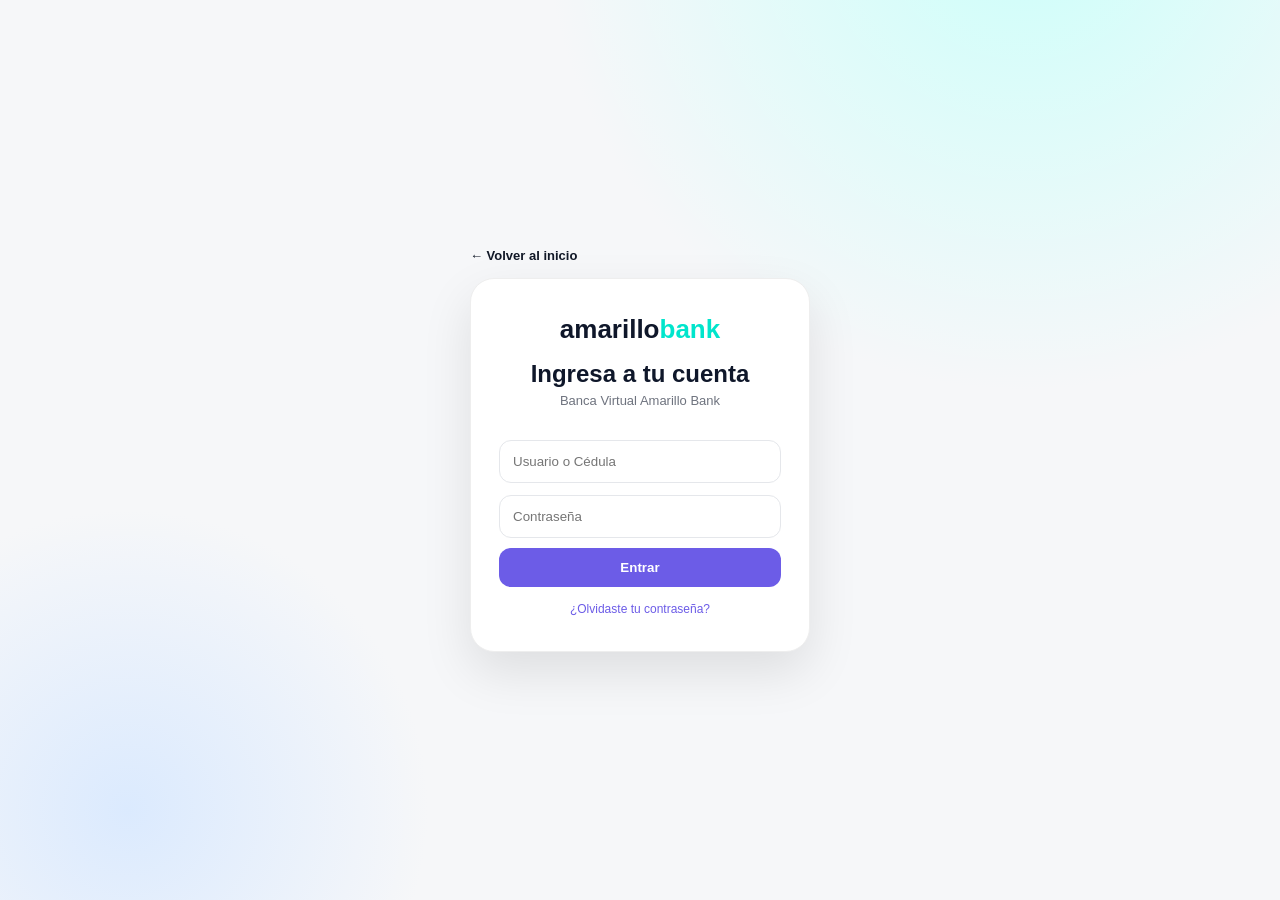
<file: amarillobank_frontend/pages/login.html>
<!DOCTYPE html>
<html lang="es">
<head>
    <meta charset="UTF-8">
    <meta name="viewport" content="width=device-width, initial-scale=1.0">
    <title>Amarillo Bank | Ingresar</title>
    <link rel="stylesheet" href="../css/style.css">
</head>
<body class="login-body">
    <div class="login-wrapper">
        <a href="index.html" class="back">← Volver al inicio</a>
        <div class="login-card">
            <div class="logo" style="margin-bottom:15px;font-size:26px">amarillo<span>bank</span></div>
            <h2>Ingresa a tu cuenta</h2>
            <p>Banca Virtual Amarillo Bank</p>
            
            <input type="text" id="user" placeholder="Usuario o Cédula">
            <input type="password" id="pass" placeholder="Contraseña">
            
            <button id="btnEntrar" class="btn-morado-full">Entrar</button>
            
            <span class="link">¿Olvidaste tu contraseña?</span>
        </div>
    </div>

    <script>
        document.getElementById("btnEntrar").addEventListener("click", () => {
            const user = document.getElementById("user").value;
            if(user === ""){
                alert("Escribe tu usuario para la demo");
                return;
            }
            // Guarda el usuario y entra
            localStorage.setItem("usuarioAmarillo", user);
            window.location.href = "dashboard.html";
        });
    </script>
</body>
</html>
</file>
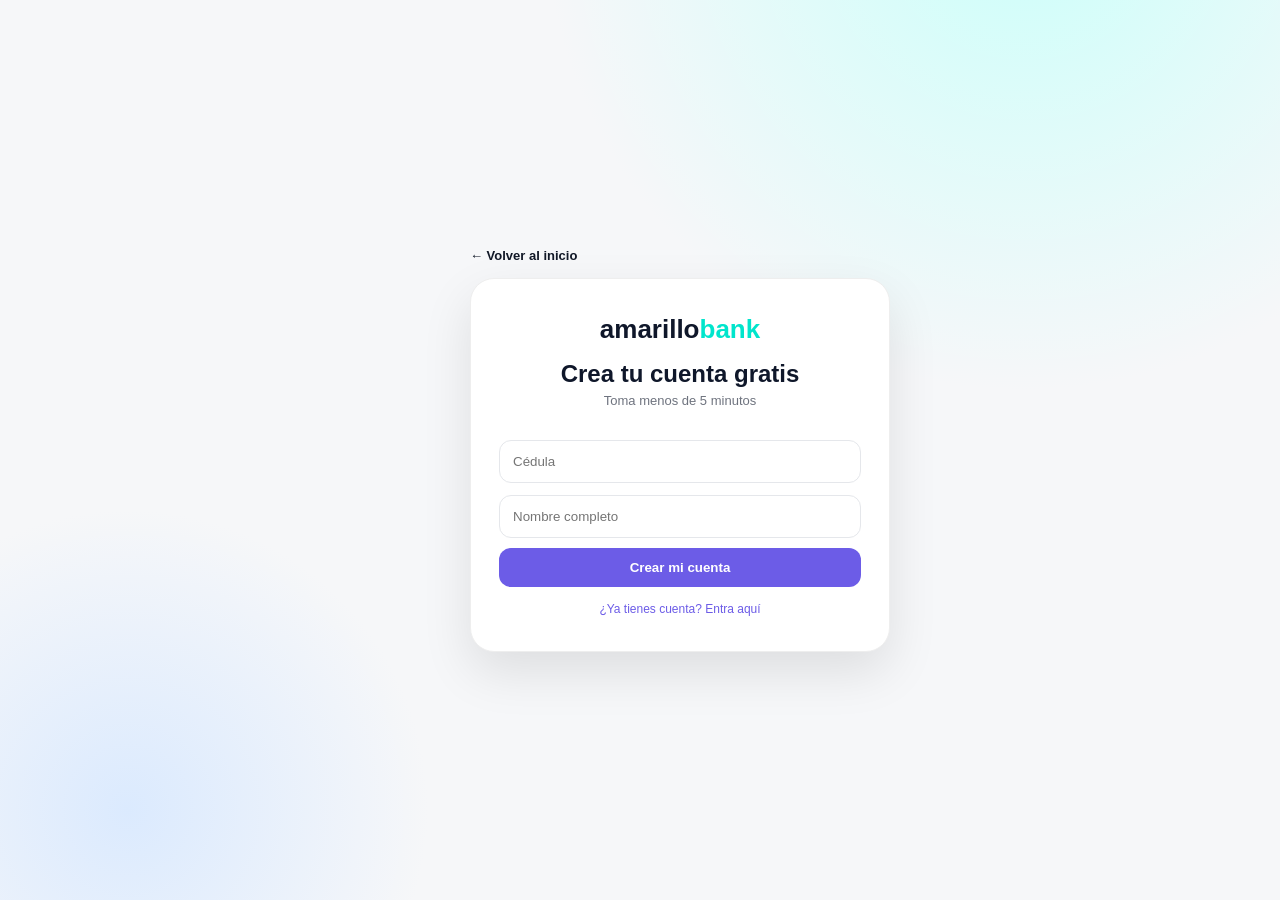
<file: amarillobank_frontend/pages/registro.html>
<!DOCTYPE html>
<html lang="es">
<head>
    <meta charset="UTF-8">
    <meta name="viewport" content="width=device-width, initial-scale=1.0">
    <title>Amarillo Bank | Crear cuenta</title>
    <link rel="stylesheet" href="../css/style.css">
</head>
<body class="login-body">
    <div class="login-wrapper">
        <a href="index.html" class="back">← Volver al inicio</a>
        <div class="login-card" style="width:420px">
            <div class="logo" style="margin-bottom:15px;font-size:26px">amarillo<span>bank</span></div>
            <h2>Crea tu cuenta gratis</h2>
            <p>Toma menos de 5 minutos</p>
            
            <input type="text" id="cedula" placeholder="Cédula">
            <input type="text" id="nombre" placeholder="Nombre completo">

            <button id="btnCrear" class="btn-morado-full">Crear mi cuenta</button>
            <span class="link" onclick="location.href='login.html'">¿Ya tienes cuenta? Entra aquí</span>
        </div>
    </div>
    <script type="module" src="../main.js"></script>
</body>
</html>
</file>
<file: amarillobank_frontend/css/style.css>
:root{ 
    --aqua:#00E5CC;
    --azul:#0E8FFF;
    --morado:#6C5CE7; 
    --negro:#0F172A; 
    --blanco:#fff; 
    --gris:#F6F7F9; 
}
*{margin:0;padding:0;box-sizing:border-box;font-family:'Inter',sans-serif;}
body{background:var(--blanco);color:var(--negro);}
.navbar{display:flex;justify-content:space-between;align-items:center;padding:18px 6%;background:rgba(255,255,255,0.9);backdrop-filter:blur(10px);position:sticky;top:0;z-index:10;box-shadow:0 1px 10px rgba(0,0,0,0.05);}
.logo{font-weight:800;font-size:22px;}.logo span{color:var(--aqua);}
.nav-links a{margin:0 14px;text-decoration:none;color:var(--negro);font-weight:600;font-size:14px;}
.btn-login{background:var(--negro);color:white;padding:10px 20px;border-radius:30px;text-decoration:none;font-size:14px;font-weight:600;}

.hero{display:grid;grid-template-columns:1.3fr 0.7fr;align-items:center;padding:60px 6%;gap:30px;background: radial-gradient(800px at 80% -10%, #CCFFFA 0%, transparent 60%), radial-gradient(600px at 10% 10%, #DBEAFE 0%, transparent 50%), linear-gradient(180deg, #F6F7F9 0%, #fff 100%);}
.badge{background:#CCFFFA;color:#007A6E;padding:6px 12px;border-radius:20px;font-size:12px;font-weight:700;border:1px solid var(--aqua);}
.hero-text h1{font-size:52px;line-height:1.05;margin:20px 0;font-weight:800;letter-spacing:-1px;}
.hero-text p{opacity:0.6;max-width:480px;line-height:1.6;margin-bottom:25px;}
.hero-btns{display:flex;gap:12px;}
.btn{padding:14px 22px;border-radius:30px;border:none;font-weight:700;cursor:pointer;text-decoration:none;display:inline-block;}
.btn-morado{background:var(--negro);color:white;}
.btn-outline{background:white;border:1.5px solid #E5E7EB;}
.trust{display:flex;gap:20px;margin-top:20px;font-size:12px;opacity:0.6;}

.hero-card{display:flex;justify-content:center;align-items:center;height:420px;}
.stack{position:relative;width:320px;height:340px;}

.card-mockup{width:320px;height:200px;border-radius:20px;color:white;padding:22px;position:absolute;box-shadow:0 20px 40px rgba(0,0,0,0.15);border:1px solid rgba(255,255,255,0.2);}
.card-top{display:flex;justify-content:space-between;font-size:11px;opacity:0.9;letter-spacing:1px;font-weight:600;}
.card-mockup h2{margin-top:50px;font-size:32px;}
.card-mockup p{font-size:12px;opacity:0.7;margin-top:5px;}
.card-1{background:linear-gradient(135deg,var(--negro) 0%, #1E293B 100%);z-index:3;transform: rotate(-6deg) translateY(20px);top:0;}
.card-2{background:linear-gradient(135deg,var(--azul) 0%, var(--aqua) 100%);z-index:2;transform: rotate(4deg) translateY(70px) translateX(20px);top:0;}
.card-3{background:linear-gradient(135deg,var(--morado) 0%, #A78BFA 100%);z-index:1;transform: rotate(12deg) translateY(130px) translateX(35px);top:0;}

.productos{display:grid;grid-template-columns:repeat(3,1fr);gap:20px;padding:40px 6%;}
.prod-card{background:var(--gris);padding:25px;border-radius:20px;}
.prod-card .icon{width:45px;height:45px;border-radius:12px;display:flex;align-items:center;justify-content:center;margin-bottom:15px;font-size:20px;}
.icon.aqua{background:#CCFFFA;} .icon.azul{background:#DBEAFE;} .icon.morado{background:#EDE9FE;}
.prod-card h3{font-size:16px;margin-bottom:8px;} .prod-card p{font-size:13px;opacity:0.6;line-height:1.5;}
.footer-landing{text-align:center;padding:30px;font-size:12px;opacity:0.4;border-top:1px solid #eee;margin-top:20px;}


.container{display:grid;grid-template-columns:1.2fr 1fr;gap:25px;padding:30px 6%;}
.card-principal{background:linear-gradient(135deg,var(--negro) 0%,var(--morado) 100%);color:white;border-radius:24px;padding:30px;position:relative;overflow:hidden;}
.card-principal::after{content:'';position:absolute;width:200px;height:200px;background:var(--aqua);filter:blur(60px);opacity:0.4;top:-50px;right:-50px;border-radius:50%;}
.saldo{margin:30px 0;} .saldo h1{font-size:38px;}
.acciones{display:flex;gap:10px;}
.accion-btn{background:rgba(255,255,255,0.15);border:none;color:white;padding:10px 14px;border-radius:12px;cursor:pointer;}
.panel{background:white;border-radius:24px;padding:25px;box-shadow:0 4px 20px rgba(0,0,0,0.04);border:1px solid #eee;}
.form-operacion input{width:100%;padding:12px;border:1.5px solid #E5E7EB;border-radius:12px;margin-bottom:12px;outline:none;}
.botones-grid{display:grid;grid-template-columns:1fr 1fr;gap:10px;}
.btn-aqua{background:var(--aqua);color:var(--negro);width:100%;} .btn-dark{background:var(--negro);color:white;width:100%;}
.btn-morado-full{background:var(--morado);color:white;width:100%;margin-top:10px;padding:12px;border:none;border-radius:12px;font-weight:700;}

@media(max-width:900px){.hero,.productos,.container{grid-template-columns:1fr;}.hero-text h1{font-size:38px;}.nav-links{display:none;}.hero-card{height:380px;}}
.login-body{
    background: radial-gradient(800px at 80% -10%, #CCFFFA 0%, transparent 60%), radial-gradient(600px at 10% 90%, #DBEAFE 0%, transparent 50%), #F6F7F9;
    height:100vh;
    display:flex;
    justify-content:center;
    align-items:center;
}
@media(max-width: 480px){
  .hero-text h1{font-size:32px;}
  .hero-btns{flex-direction:column;}
  .stack{width:260px; height:300px; transform:scale(0.85);}
  .card-mockup{width:260px;}
  .productos{padding:20px 4%;}
  .container{padding:20px 4%;}
}
.login-wrapper{width:100%;max-width:380px;padding:20px;}
.back{display:block;margin-bottom:15px;text-decoration:none;color:#111827;font-size:13px;font-weight:600;}
.login-card{
    background:white;
    width:100%;
    padding:35px 28px;
    border-radius:24px;
    text-align:center;
    box-shadow:0 20px 50px rgba(0,0,0,0.1);
    border:1px solid #eee;
}
.login-card h2{margin-top:5px;}
.login-card p{font-size:13px;opacity:0.6;margin-bottom:20px;margin-top:5px;}
.login-card input{
    width:100%;padding:13px;margin-top:12px;
    border:1.5px solid #E5E7EB;border-radius:12px;outline:none;
}
.login-card input:focus{border-color:#00E5CC;}
.link{display:block;margin-top:15px;font-size:12px;color:#6C5CE7;cursor:pointer;}
</file>
